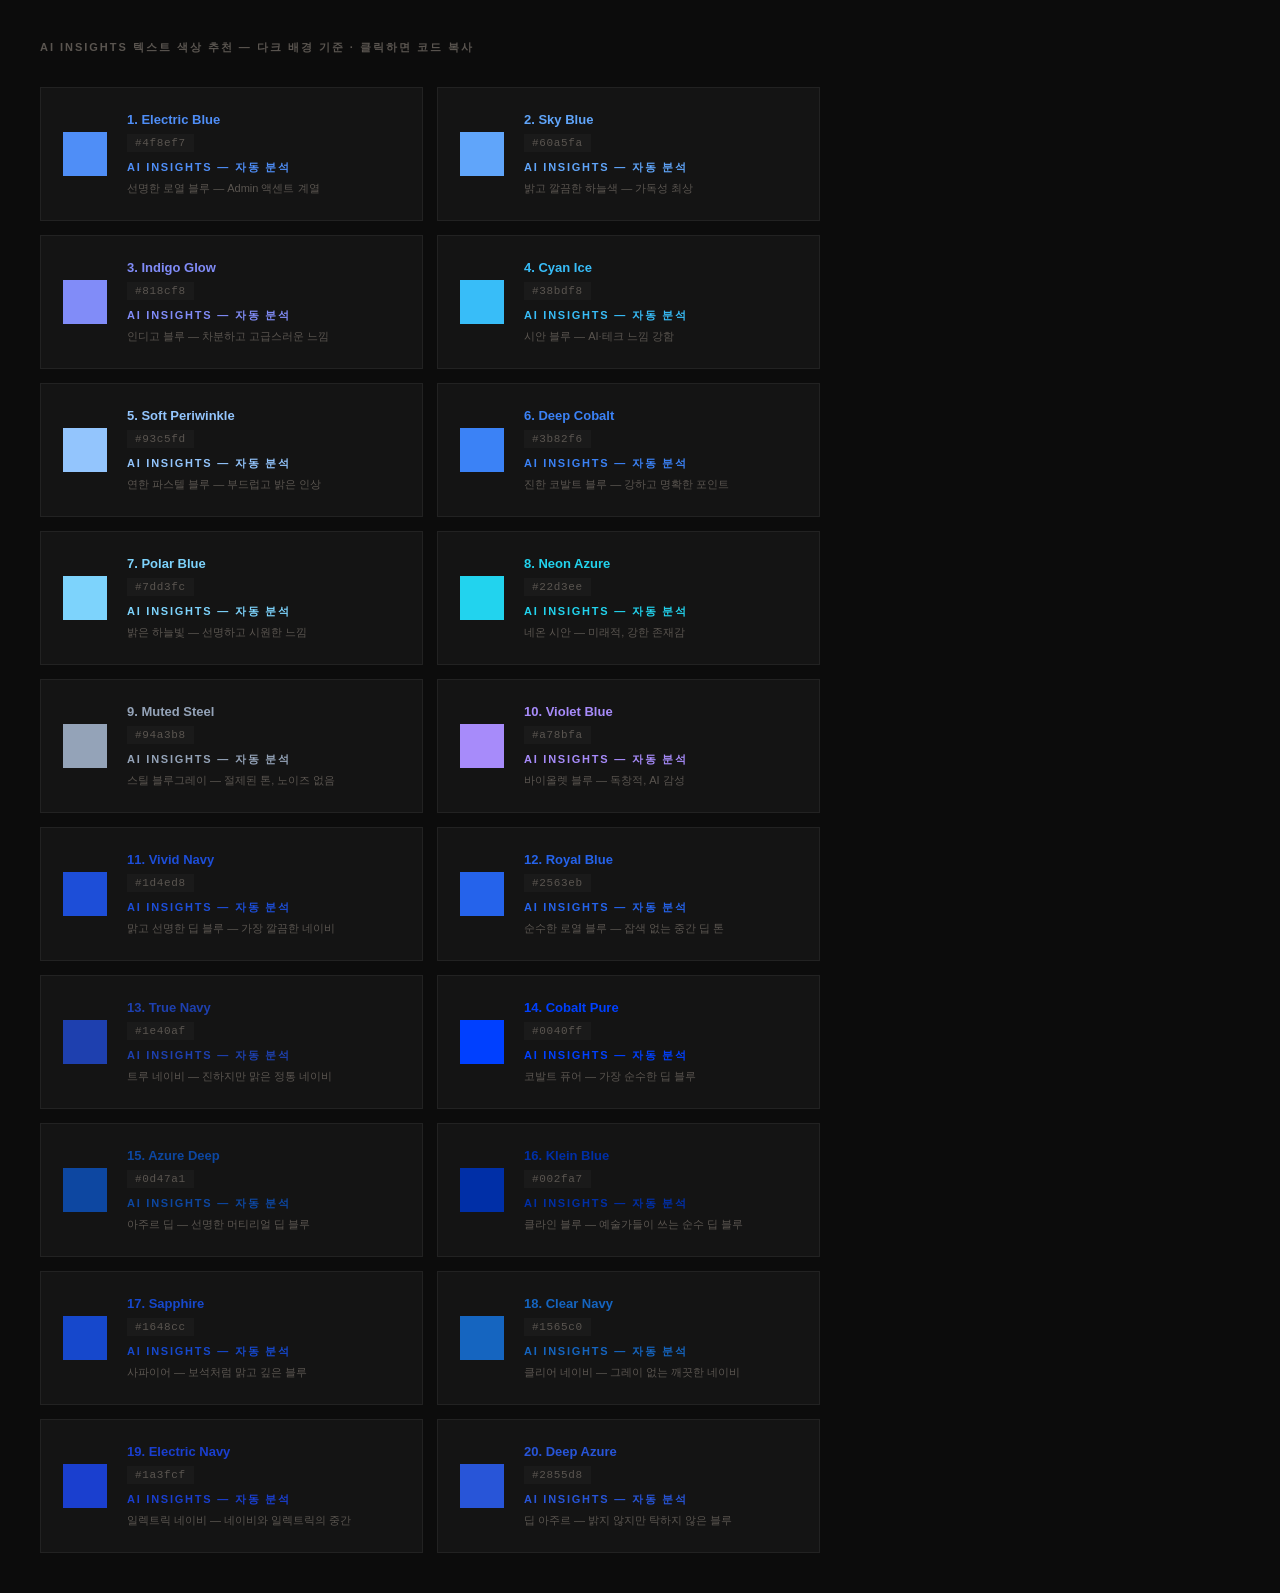
<file: templates/color-preview.html>
<!DOCTYPE html>
<html lang="ko">
<head>
<meta charset="UTF-8" />
<title>AI Insights 색상 추천</title>
<style>
* { box-sizing: border-box; margin: 0; padding: 0; }
body {
  background: #0c0c0c;
  font-family: 'DM Sans', -apple-system, sans-serif;
  padding: 40px;
  min-height: 100vh;
}
h1 { color: #5a5550; font-size: 11px; letter-spacing: 0.18em; text-transform: uppercase; margin-bottom: 32px; }
.grid { display: grid; grid-template-columns: repeat(2, 1fr); gap: 14px; max-width: 780px; }
.card {
  background: #141414;
  border: 1px solid rgba(255,255,255,0.06);
  padding: 24px 22px;
  display: flex; align-items: center; gap: 20px;
  cursor: pointer;
  transition: border-color .15s;
}
.card:hover { border-color: rgba(255,255,255,0.18); }
.swatch { width: 44px; height: 44px; flex-shrink: 0; }
.info { flex: 1; }
.label { font-size: 13px; font-weight: 600; margin-bottom: 5px; }
.code {
  font-family: 'DM Mono', monospace;
  font-size: 11px;
  color: #5a5550;
  background: #1a1a1a;
  padding: 3px 8px;
  display: inline-block;
  letter-spacing: 0.06em;
}
.preview {
  font-size: 11px;
  letter-spacing: 0.16em;
  font-weight: 700;
  margin-top: 8px;
  text-transform: uppercase;
}
.copy-msg {
  position: fixed; bottom: 24px; right: 24px;
  background: #222; color: #f2efea; font-size: 12px;
  padding: 10px 18px; border: 1px solid rgba(255,255,255,0.12);
  opacity: 0; transition: opacity .2s;
}
.copy-msg.show { opacity: 1; }
</style>
</head>
<body>

<h1>AI Insights 텍스트 색상 추천 — 다크 배경 기준 · 클릭하면 코드 복사</h1>

<div class="grid" id="grid"></div>
<div class="copy-msg" id="copy-msg"></div>

<script>
var colors = [
  { name: "Electric Blue",   hex: "#4f8ef7", desc: "선명한 로열 블루 — Admin 액센트 계열" },
  { name: "Sky Blue",        hex: "#60a5fa", desc: "밝고 깔끔한 하늘색 — 가독성 최상" },
  { name: "Indigo Glow",     hex: "#818cf8", desc: "인디고 블루 — 차분하고 고급스러운 느낌" },
  { name: "Cyan Ice",        hex: "#38bdf8", desc: "시안 블루 — AI·테크 느낌 강함" },
  { name: "Soft Periwinkle", hex: "#93c5fd", desc: "연한 파스텔 블루 — 부드럽고 밝은 인상" },
  { name: "Deep Cobalt",     hex: "#3b82f6", desc: "진한 코발트 블루 — 강하고 명확한 포인트" },
  { name: "Polar Blue",      hex: "#7dd3fc", desc: "밝은 하늘빛 — 선명하고 시원한 느낌" },
  { name: "Neon Azure",      hex: "#22d3ee", desc: "네온 시안 — 미래적, 강한 존재감" },
  { name: "Muted Steel",     hex: "#94a3b8", desc: "스틸 블루그레이 — 절제된 톤, 노이즈 없음" },
  { name: "Violet Blue",     hex: "#a78bfa", desc: "바이올렛 블루 — 독창적, AI 감성" },

  { name: "Vivid Navy",      hex: "#1d4ed8", desc: "맑고 선명한 딥 블루 — 가장 깔끔한 네이비" },
  { name: "Royal Blue",      hex: "#2563eb", desc: "순수한 로열 블루 — 잡색 없는 중간 딥 톤" },
  { name: "True Navy",       hex: "#1e40af", desc: "트루 네이비 — 진하지만 맑은 정통 네이비" },
  { name: "Cobalt Pure",     hex: "#0040ff", desc: "코발트 퓨어 — 가장 순수한 딥 블루" },
  { name: "Azure Deep",      hex: "#0d47a1", desc: "아주르 딥 — 선명한 머티리얼 딥 블루" },
  { name: "Klein Blue",      hex: "#002fa7", desc: "클라인 블루 — 예술가들이 쓰는 순수 딥 블루" },
  { name: "Sapphire",        hex: "#1648cc", desc: "사파이어 — 보석처럼 맑고 깊은 블루" },
  { name: "Clear Navy",      hex: "#1565c0", desc: "클리어 네이비 — 그레이 없는 깨끗한 네이비" },
  { name: "Electric Navy",   hex: "#1a3fcf", desc: "일렉트릭 네이비 — 네이비와 일렉트릭의 중간" },
  { name: "Deep Azure",      hex: "#2855d8", desc: "딥 아주르 — 밝지 않지만 탁하지 않은 블루" },
];

var grid = document.getElementById('grid');
grid.innerHTML = colors.map(function(c, i) {
  return '<div class="card" onclick="copyHex(\'' + c.hex + '\')">' +
    '<div class="swatch" style="background:' + c.hex + ';"></div>' +
    '<div class="info">' +
      '<div class="label" style="color:' + c.hex + '">' + (i+1) + '. ' + c.name + '</div>' +
      '<div class="code">' + c.hex + '</div>' +
      '<div class="preview" style="color:' + c.hex + '">AI Insights — 자동 분석</div>' +
      '<div style="font-size:11px;color:#5a5550;margin-top:6px;">' + c.desc + '</div>' +
    '</div>' +
  '</div>';
}).join('');

function copyHex(hex) {
  navigator.clipboard.writeText(hex).catch(function() {});
  var msg = document.getElementById('copy-msg');
  msg.textContent = hex + ' 복사됨';
  msg.classList.add('show');
  setTimeout(function() { msg.classList.remove('show'); }, 1500);
}
</script>
</body>
</html>
</file>
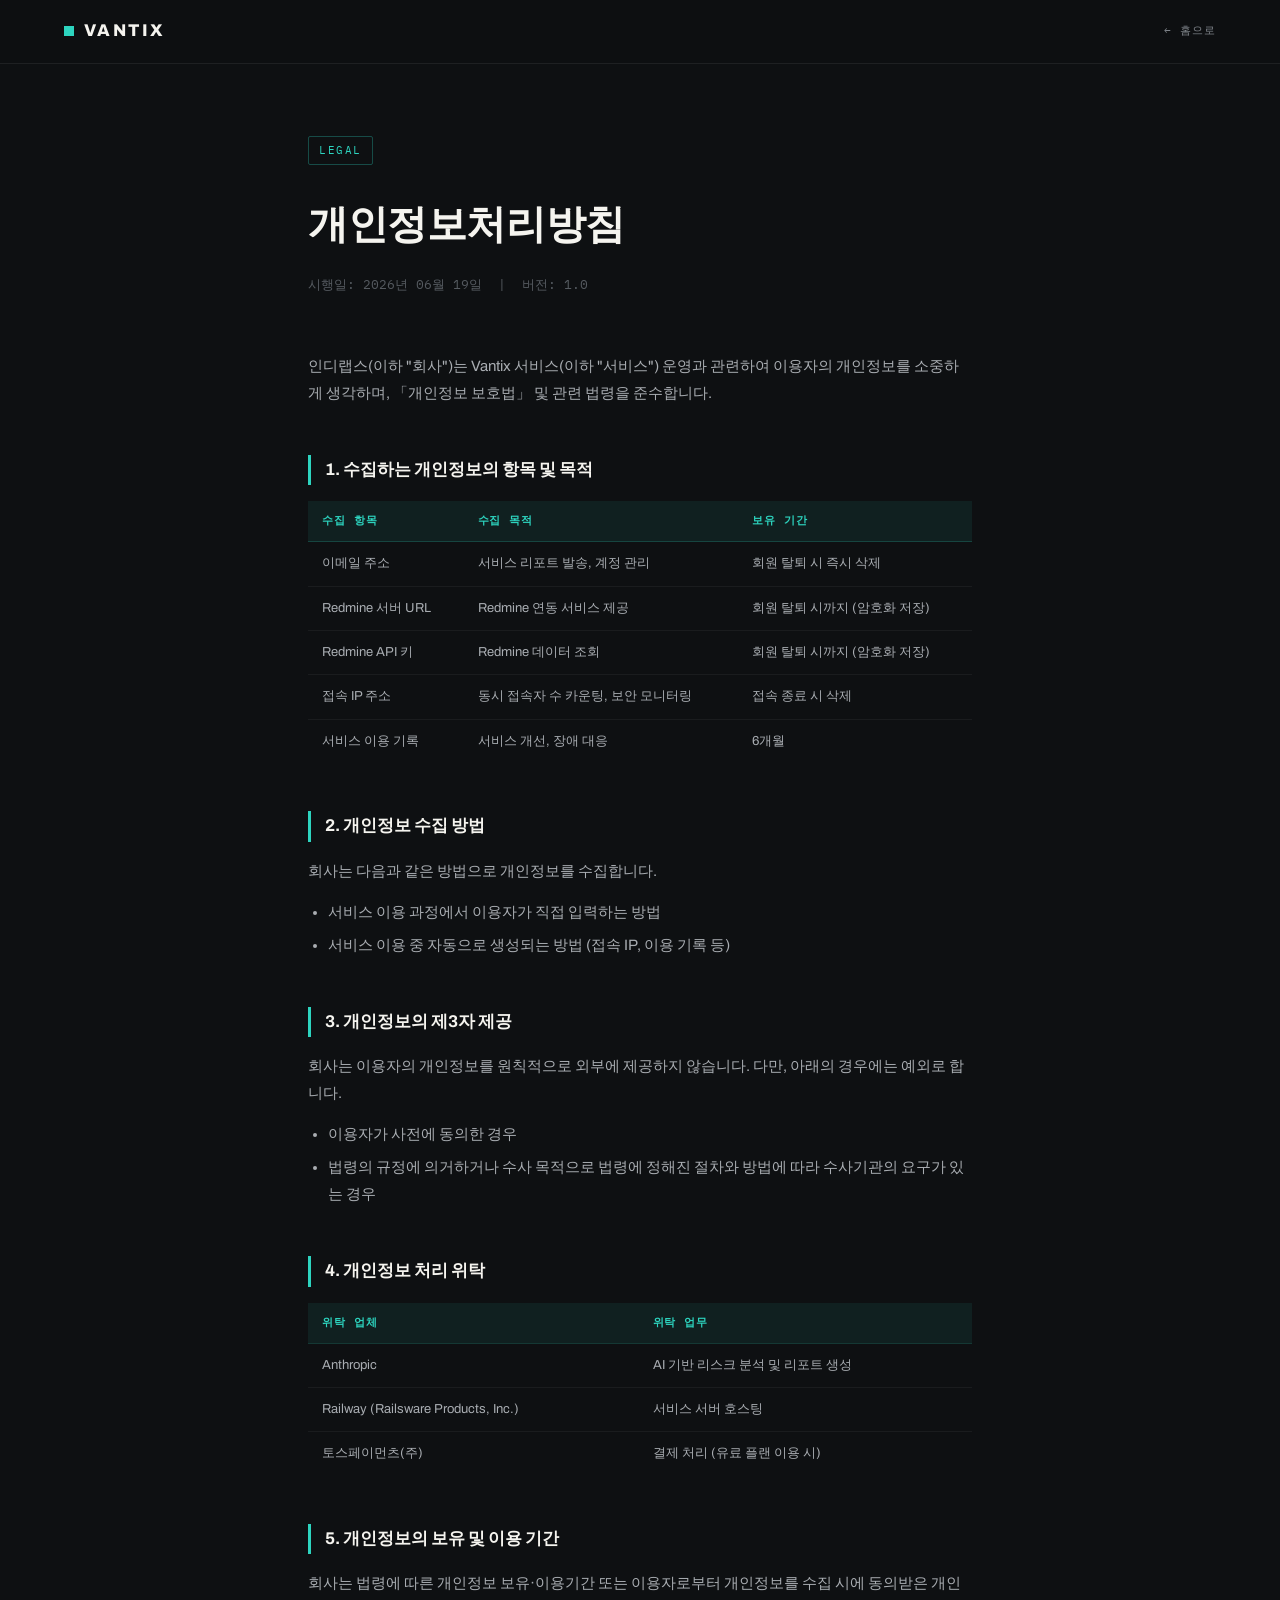
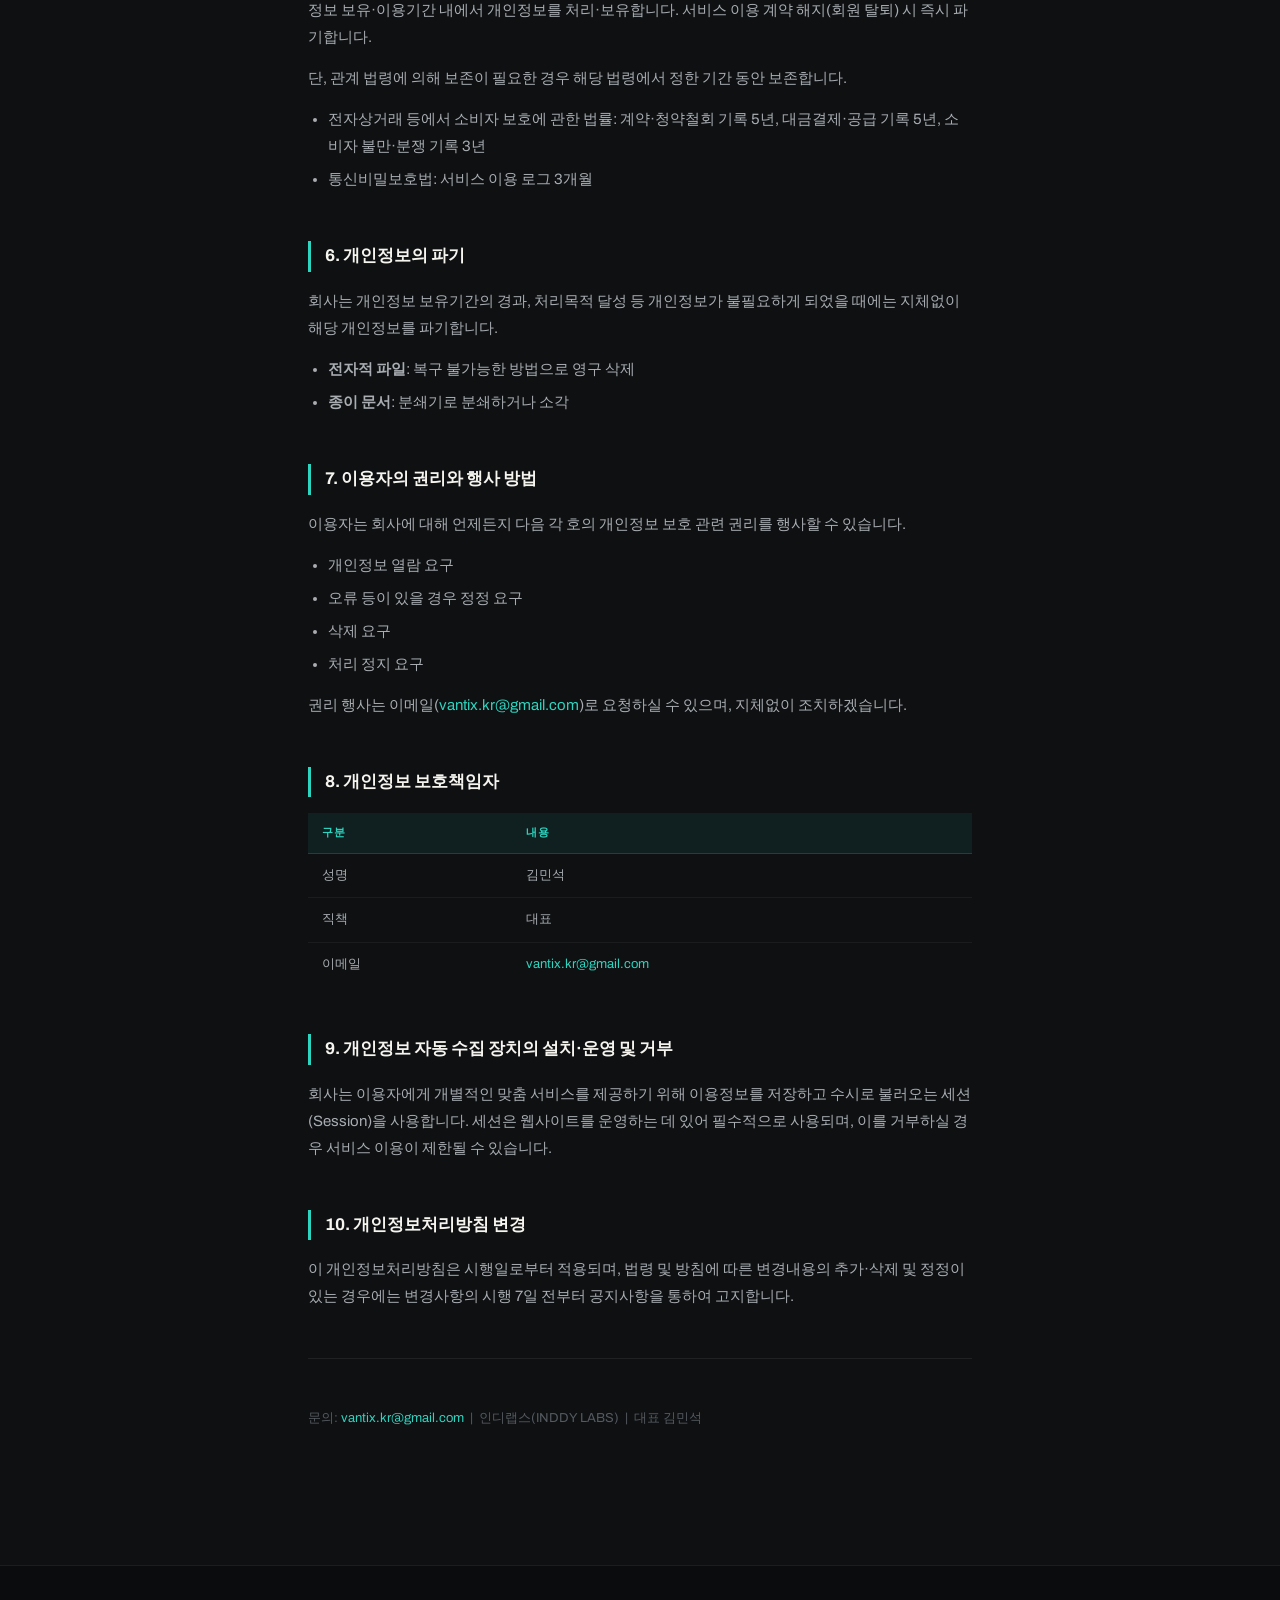
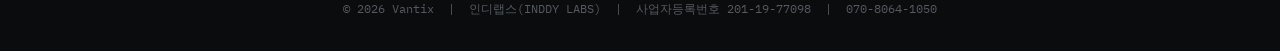
<file: templates/privacy.html>
<!DOCTYPE html>
<html lang="ko">
<head>
  <meta charset="UTF-8">
  <meta name="viewport" content="width=device-width, initial-scale=1.0">
  <title>개인정보처리방침 — Vantix</title>
  <link rel="preconnect" href="https://fonts.googleapis.com">
  <link href="https://fonts.googleapis.com/css2?family=Archivo:wght@400;600;800&family=IBM+Plex+Mono:wght@400;500&display=swap" rel="stylesheet">
  <style>
    *, *::before, *::after { box-sizing: border-box; margin: 0; padding: 0; }
    body { background: #0E1012; color: #D4D6DA; font-family: 'Archivo', sans-serif; font-size: 15px; line-height: 1.8; }
    a { color: #2DD4BF; text-decoration: none; }
    a:hover { text-decoration: underline; }

    .nav {
      position: sticky; top: 0; z-index: 100;
      background: rgba(14,16,18,.92); backdrop-filter: blur(12px);
      border-bottom: 1px solid rgba(255,255,255,.07);
      padding: 16px clamp(20px,5vw,80px);
      display: flex; align-items: center; justify-content: space-between;
    }
    .nav-logo { display: flex; align-items: center; gap: 10px; text-decoration: none; }
    .nav-logo-dot { width: 10px; height: 10px; background: #2DD4BF; }
    .nav-logo-text { font-family: 'Archivo', sans-serif; font-weight: 800; font-size: 17px; letter-spacing: .14em; color: #F5F4EF; }
    .nav-back { font-family: 'IBM Plex Mono', monospace; font-size: 11px; letter-spacing: .1em; color: #80858b; text-transform: uppercase; }
    .nav-back:hover { color: #2DD4BF; text-decoration: none; }

    .container { max-width: 760px; margin: 0 auto; padding: clamp(48px,8vh,80px) clamp(20px,5vw,48px) 120px; }

    .badge {
      display: inline-block;
      font-family: 'IBM Plex Mono', monospace; font-size: 11px; letter-spacing: .14em;
      text-transform: uppercase; color: #2DD4BF;
      border: 1px solid rgba(45,212,191,.3); border-radius: 2px;
      padding: 4px 10px; margin-bottom: 24px;
    }
    h1 { font-size: clamp(28px, 5vw, 40px); font-weight: 800; color: #F5F4EF; letter-spacing: -.01em; margin-bottom: 12px; }
    .meta { font-size: 13px; color: #555a60; font-family: 'IBM Plex Mono', monospace; margin-bottom: 56px; }

    h2 {
      font-size: 17px; font-weight: 700; color: #F5F4EF;
      margin: 48px 0 16px;
      padding-left: 14px;
      border-left: 3px solid #2DD4BF;
    }
    p { color: #A9ADB2; margin-bottom: 14px; }
    ul, ol { color: #A9ADB2; padding-left: 20px; margin-bottom: 14px; }
    li { margin-bottom: 6px; }

    table { width: 100%; border-collapse: collapse; margin: 16px 0 24px; font-size: 13px; }
    th { background: rgba(45,212,191,.08); color: #2DD4BF; font-family: 'IBM Plex Mono', monospace; font-size: 11px; letter-spacing: .08em; text-transform: uppercase; padding: 10px 14px; text-align: left; border-bottom: 1px solid rgba(45,212,191,.2); }
    td { padding: 10px 14px; color: #A9ADB2; border-bottom: 1px solid rgba(255,255,255,.05); vertical-align: top; }
    tr:last-child td { border-bottom: none; }

    .divider { border: none; border-top: 1px solid rgba(255,255,255,.07); margin: 48px 0; }

    footer { background: #0a0c0e; border-top: 1px solid rgba(255,255,255,.07); padding: 32px clamp(20px,5vw,80px); text-align: center; font-size: 12px; color: #555a60; font-family: 'IBM Plex Mono', monospace; }
  </style>
</head>
<body>

  <nav class="nav">
    <a href="/connect" class="nav-logo">
      <span class="nav-logo-dot"></span>
      <span class="nav-logo-text">VANTIX</span>
    </a>
    <a href="/connect" class="nav-back">← 홈으로</a>
  </nav>

  <div class="container">
    <div class="badge">Legal</div>
    <h1>개인정보처리방침</h1>
    <p class="meta">시행일: 2026년 06월 19일 &nbsp;|&nbsp; 버전: 1.0</p>

    <p>인디랩스(이하 "회사")는 Vantix 서비스(이하 "서비스") 운영과 관련하여 이용자의 개인정보를 소중하게 생각하며, 「개인정보 보호법」 및 관련 법령을 준수합니다.</p>

    <h2>1. 수집하는 개인정보의 항목 및 목적</h2>
    <table>
      <thead>
        <tr><th>수집 항목</th><th>수집 목적</th><th>보유 기간</th></tr>
      </thead>
      <tbody>
        <tr><td>이메일 주소</td><td>서비스 리포트 발송, 계정 관리</td><td>회원 탈퇴 시 즉시 삭제</td></tr>
        <tr><td>Redmine 서버 URL</td><td>Redmine 연동 서비스 제공</td><td>회원 탈퇴 시까지 (암호화 저장)</td></tr>
        <tr><td>Redmine API 키</td><td>Redmine 데이터 조회</td><td>회원 탈퇴 시까지 (암호화 저장)</td></tr>
        <tr><td>접속 IP 주소</td><td>동시 접속자 수 카운팅, 보안 모니터링</td><td>접속 종료 시 삭제</td></tr>
        <tr><td>서비스 이용 기록</td><td>서비스 개선, 장애 대응</td><td>6개월</td></tr>
      </tbody>
    </table>

    <h2>2. 개인정보 수집 방법</h2>
    <p>회사는 다음과 같은 방법으로 개인정보를 수집합니다.</p>
    <ul>
      <li>서비스 이용 과정에서 이용자가 직접 입력하는 방법</li>
      <li>서비스 이용 중 자동으로 생성되는 방법 (접속 IP, 이용 기록 등)</li>
    </ul>

    <h2>3. 개인정보의 제3자 제공</h2>
    <p>회사는 이용자의 개인정보를 원칙적으로 외부에 제공하지 않습니다. 다만, 아래의 경우에는 예외로 합니다.</p>
    <ul>
      <li>이용자가 사전에 동의한 경우</li>
      <li>법령의 규정에 의거하거나 수사 목적으로 법령에 정해진 절차와 방법에 따라 수사기관의 요구가 있는 경우</li>
    </ul>

    <h2>4. 개인정보 처리 위탁</h2>
    <table>
      <thead>
        <tr><th>위탁 업체</th><th>위탁 업무</th></tr>
      </thead>
      <tbody>
        <tr><td>Anthropic</td><td>AI 기반 리스크 분석 및 리포트 생성</td></tr>
        <tr><td>Railway (Railsware Products, Inc.)</td><td>서비스 서버 호스팅</td></tr>
        <tr><td>토스페이먼츠(주)</td><td>결제 처리 (유료 플랜 이용 시)</td></tr>
      </tbody>
    </table>

    <h2>5. 개인정보의 보유 및 이용 기간</h2>
    <p>회사는 법령에 따른 개인정보 보유·이용기간 또는 이용자로부터 개인정보를 수집 시에 동의받은 개인정보 보유·이용기간 내에서 개인정보를 처리·보유합니다. 서비스 이용 계약 해지(회원 탈퇴) 시 즉시 파기합니다.</p>
    <p>단, 관계 법령에 의해 보존이 필요한 경우 해당 법령에서 정한 기간 동안 보존합니다.</p>
    <ul>
      <li>전자상거래 등에서 소비자 보호에 관한 법률: 계약·청약철회 기록 5년, 대금결제·공급 기록 5년, 소비자 불만·분쟁 기록 3년</li>
      <li>통신비밀보호법: 서비스 이용 로그 3개월</li>
    </ul>

    <h2>6. 개인정보의 파기</h2>
    <p>회사는 개인정보 보유기간의 경과, 처리목적 달성 등 개인정보가 불필요하게 되었을 때에는 지체없이 해당 개인정보를 파기합니다.</p>
    <ul>
      <li><strong>전자적 파일</strong>: 복구 불가능한 방법으로 영구 삭제</li>
      <li><strong>종이 문서</strong>: 분쇄기로 분쇄하거나 소각</li>
    </ul>

    <h2>7. 이용자의 권리와 행사 방법</h2>
    <p>이용자는 회사에 대해 언제든지 다음 각 호의 개인정보 보호 관련 권리를 행사할 수 있습니다.</p>
    <ul>
      <li>개인정보 열람 요구</li>
      <li>오류 등이 있을 경우 정정 요구</li>
      <li>삭제 요구</li>
      <li>처리 정지 요구</li>
    </ul>
    <p>권리 행사는 이메일(<a href="mailto:vantix.kr@gmail.com">vantix.kr@gmail.com</a>)로 요청하실 수 있으며, 지체없이 조치하겠습니다.</p>

    <h2>8. 개인정보 보호책임자</h2>
    <table>
      <thead>
        <tr><th>구분</th><th>내용</th></tr>
      </thead>
      <tbody>
        <tr><td>성명</td><td>김민석</td></tr>
        <tr><td>직책</td><td>대표</td></tr>
        <tr><td>이메일</td><td><a href="mailto:vantix.kr@gmail.com">vantix.kr@gmail.com</a></td></tr>
      </tbody>
    </table>

    <h2>9. 개인정보 자동 수집 장치의 설치·운영 및 거부</h2>
    <p>회사는 이용자에게 개별적인 맞춤 서비스를 제공하기 위해 이용정보를 저장하고 수시로 불러오는 세션(Session)을 사용합니다. 세션은 웹사이트를 운영하는 데 있어 필수적으로 사용되며, 이를 거부하실 경우 서비스 이용이 제한될 수 있습니다.</p>

    <h2>10. 개인정보처리방침 변경</h2>
    <p>이 개인정보처리방침은 시행일로부터 적용되며, 법령 및 방침에 따른 변경내용의 추가·삭제 및 정정이 있는 경우에는 변경사항의 시행 7일 전부터 공지사항을 통하여 고지합니다.</p>

    <hr class="divider">
    <p style="font-size:13px; color:#555a60;">문의: <a href="mailto:vantix.kr@gmail.com">vantix.kr@gmail.com</a> &nbsp;|&nbsp; 인디랩스(INDDY LABS) &nbsp;|&nbsp; 대표 김민석</p>
  </div>

  <footer>
    © 2026 Vantix &nbsp;|&nbsp; 인디랩스(INDDY LABS) &nbsp;|&nbsp; 사업자등록번호 201-19-77098 &nbsp;|&nbsp; 070-8064-1050
  </footer>

</body>
</html>
</file>
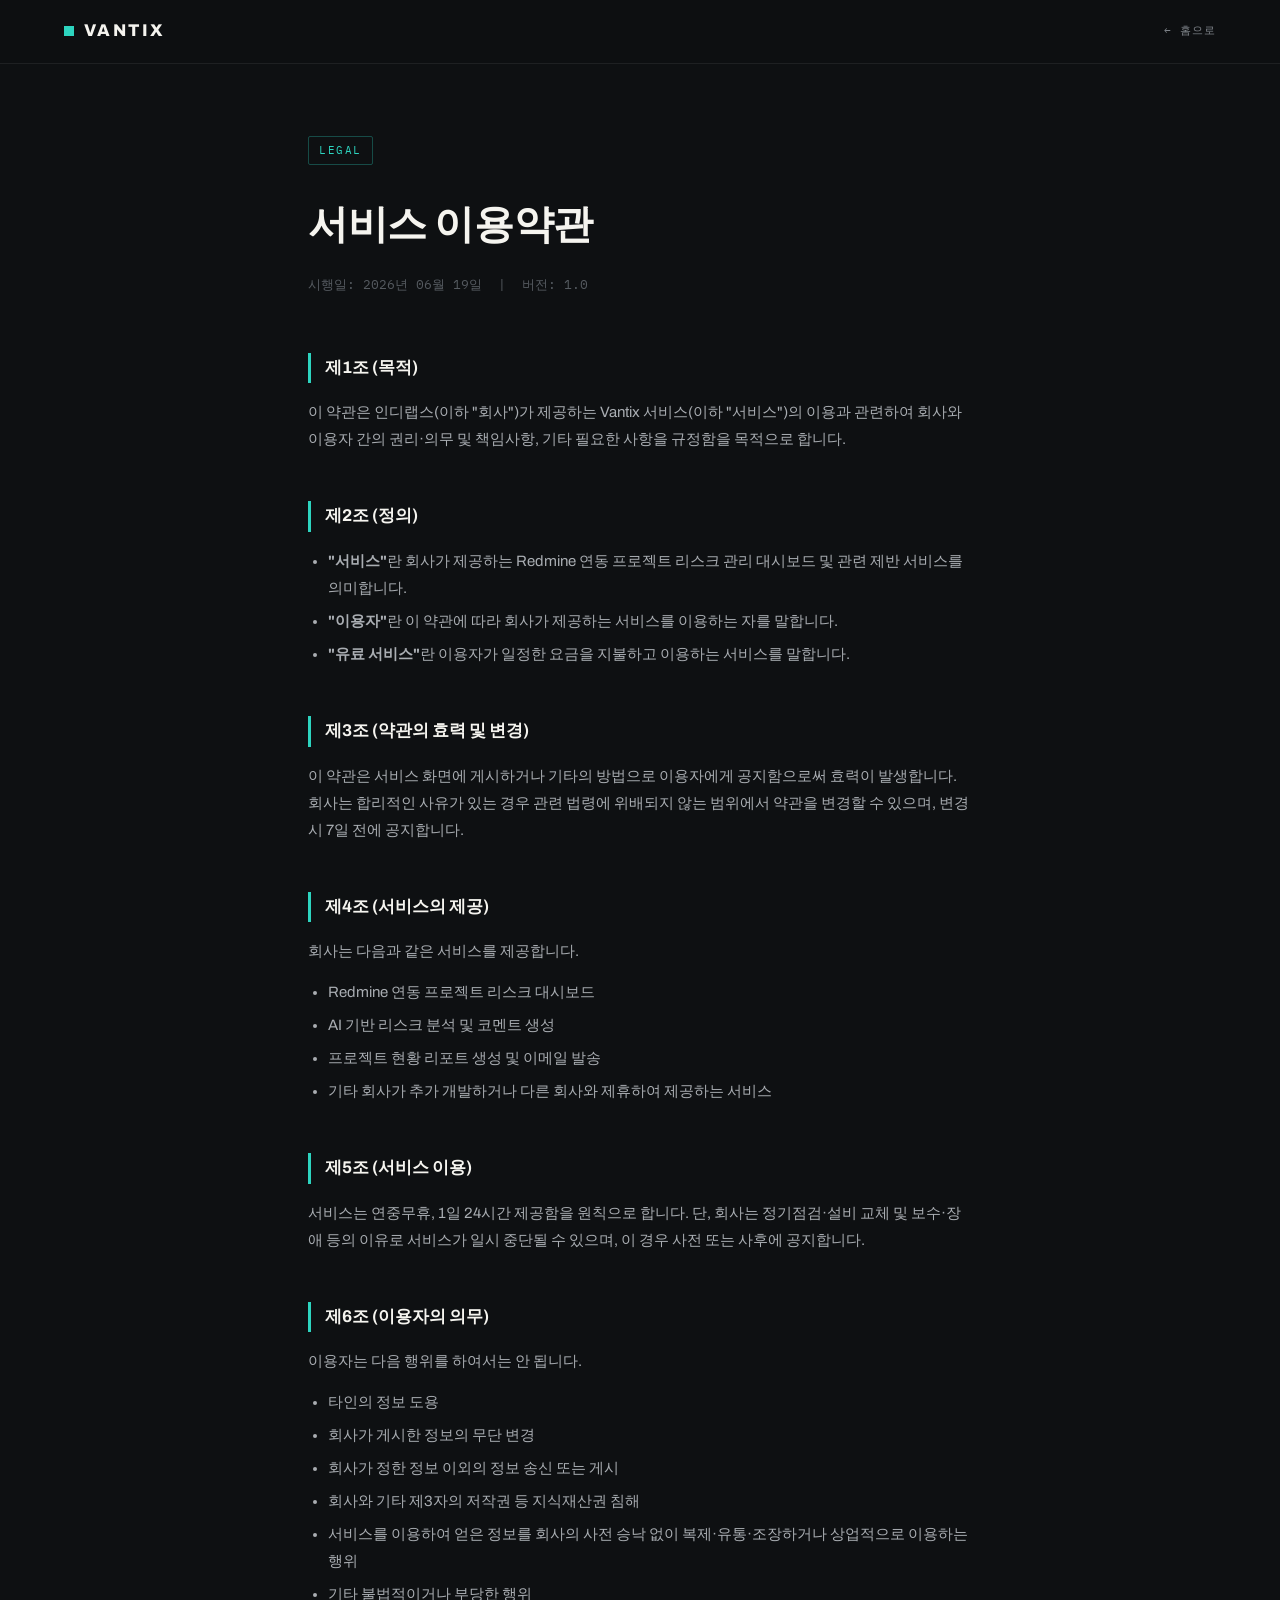
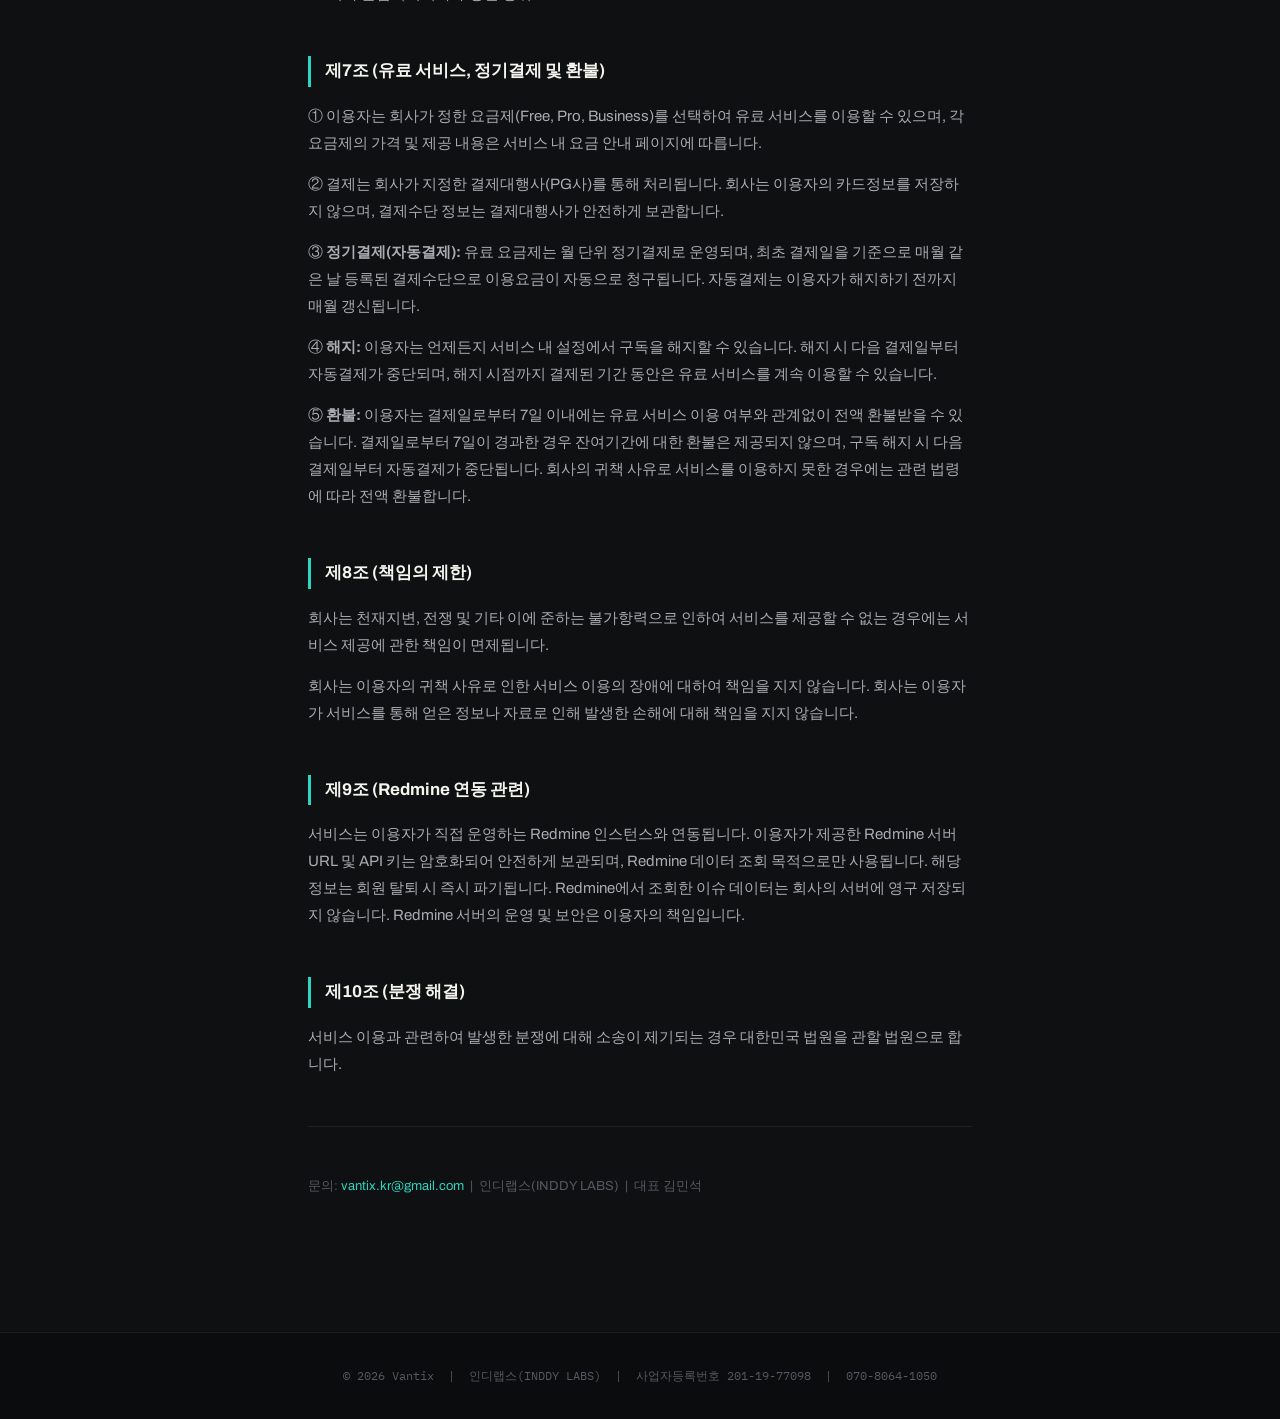
<file: templates/terms.html>
<!DOCTYPE html>
<html lang="ko">
<head>
  <meta charset="UTF-8">
  <meta name="viewport" content="width=device-width, initial-scale=1.0">
  <title>서비스 이용약관 — Vantix</title>
  <link rel="preconnect" href="https://fonts.googleapis.com">
  <link href="https://fonts.googleapis.com/css2?family=Archivo:wght@400;600;800&family=IBM+Plex+Mono:wght@400;500&display=swap" rel="stylesheet">
  <style>
    *, *::before, *::after { box-sizing: border-box; margin: 0; padding: 0; }
    body { background: #0E1012; color: #D4D6DA; font-family: 'Archivo', sans-serif; font-size: 15px; line-height: 1.8; }
    a { color: #2DD4BF; text-decoration: none; }
    a:hover { text-decoration: underline; }

    .nav {
      position: sticky; top: 0; z-index: 100;
      background: rgba(14,16,18,.92); backdrop-filter: blur(12px);
      border-bottom: 1px solid rgba(255,255,255,.07);
      padding: 16px clamp(20px,5vw,80px);
      display: flex; align-items: center; justify-content: space-between;
    }
    .nav-logo { display: flex; align-items: center; gap: 10px; text-decoration: none; }
    .nav-logo-dot { width: 10px; height: 10px; background: #2DD4BF; }
    .nav-logo-text { font-family: 'Archivo', sans-serif; font-weight: 800; font-size: 17px; letter-spacing: .14em; color: #F5F4EF; }
    .nav-back { font-family: 'IBM Plex Mono', monospace; font-size: 11px; letter-spacing: .1em; color: #80858b; text-transform: uppercase; }
    .nav-back:hover { color: #2DD4BF; text-decoration: none; }

    .container { max-width: 760px; margin: 0 auto; padding: clamp(48px,8vh,80px) clamp(20px,5vw,48px) 120px; }

    .badge {
      display: inline-block;
      font-family: 'IBM Plex Mono', monospace; font-size: 11px; letter-spacing: .14em;
      text-transform: uppercase; color: #2DD4BF;
      border: 1px solid rgba(45,212,191,.3); border-radius: 2px;
      padding: 4px 10px; margin-bottom: 24px;
    }
    h1 { font-size: clamp(28px, 5vw, 40px); font-weight: 800; color: #F5F4EF; letter-spacing: -.01em; margin-bottom: 12px; }
    .meta { font-size: 13px; color: #555a60; font-family: 'IBM Plex Mono', monospace; margin-bottom: 56px; }

    h2 {
      font-size: 17px; font-weight: 700; color: #F5F4EF;
      margin: 48px 0 16px;
      padding-left: 14px;
      border-left: 3px solid #2DD4BF;
    }
    p { color: #A9ADB2; margin-bottom: 14px; }
    ul, ol { color: #A9ADB2; padding-left: 20px; margin-bottom: 14px; }
    li { margin-bottom: 6px; }

    .divider { border: none; border-top: 1px solid rgba(255,255,255,.07); margin: 48px 0; }

    footer { background: #0a0c0e; border-top: 1px solid rgba(255,255,255,.07); padding: 32px clamp(20px,5vw,80px); text-align: center; font-size: 12px; color: #555a60; font-family: 'IBM Plex Mono', monospace; }
  </style>
</head>
<body>

  <nav class="nav">
    <a href="/connect" class="nav-logo">
      <span class="nav-logo-dot"></span>
      <span class="nav-logo-text">VANTIX</span>
    </a>
    <a href="/connect" class="nav-back">← 홈으로</a>
  </nav>

  <div class="container">
    <div class="badge">Legal</div>
    <h1>서비스 이용약관</h1>
    <p class="meta">시행일: 2026년 06월 19일 &nbsp;|&nbsp; 버전: 1.0</p>

    <h2>제1조 (목적)</h2>
    <p>이 약관은 인디랩스(이하 "회사")가 제공하는 Vantix 서비스(이하 "서비스")의 이용과 관련하여 회사와 이용자 간의 권리·의무 및 책임사항, 기타 필요한 사항을 규정함을 목적으로 합니다.</p>

    <h2>제2조 (정의)</h2>
    <ul>
      <li><strong>"서비스"</strong>란 회사가 제공하는 Redmine 연동 프로젝트 리스크 관리 대시보드 및 관련 제반 서비스를 의미합니다.</li>
      <li><strong>"이용자"</strong>란 이 약관에 따라 회사가 제공하는 서비스를 이용하는 자를 말합니다.</li>
      <li><strong>"유료 서비스"</strong>란 이용자가 일정한 요금을 지불하고 이용하는 서비스를 말합니다.</li>
    </ul>

    <h2>제3조 (약관의 효력 및 변경)</h2>
    <p>이 약관은 서비스 화면에 게시하거나 기타의 방법으로 이용자에게 공지함으로써 효력이 발생합니다. 회사는 합리적인 사유가 있는 경우 관련 법령에 위배되지 않는 범위에서 약관을 변경할 수 있으며, 변경 시 7일 전에 공지합니다.</p>

    <h2>제4조 (서비스의 제공)</h2>
    <p>회사는 다음과 같은 서비스를 제공합니다.</p>
    <ul>
      <li>Redmine 연동 프로젝트 리스크 대시보드</li>
      <li>AI 기반 리스크 분석 및 코멘트 생성</li>
      <li>프로젝트 현황 리포트 생성 및 이메일 발송</li>
      <li>기타 회사가 추가 개발하거나 다른 회사와 제휴하여 제공하는 서비스</li>
    </ul>

    <h2>제5조 (서비스 이용)</h2>
    <p>서비스는 연중무휴, 1일 24시간 제공함을 원칙으로 합니다. 단, 회사는 정기점검·설비 교체 및 보수·장애 등의 이유로 서비스가 일시 중단될 수 있으며, 이 경우 사전 또는 사후에 공지합니다.</p>

    <h2>제6조 (이용자의 의무)</h2>
    <p>이용자는 다음 행위를 하여서는 안 됩니다.</p>
    <ul>
      <li>타인의 정보 도용</li>
      <li>회사가 게시한 정보의 무단 변경</li>
      <li>회사가 정한 정보 이외의 정보 송신 또는 게시</li>
      <li>회사와 기타 제3자의 저작권 등 지식재산권 침해</li>
      <li>서비스를 이용하여 얻은 정보를 회사의 사전 승낙 없이 복제·유통·조장하거나 상업적으로 이용하는 행위</li>
      <li>기타 불법적이거나 부당한 행위</li>
    </ul>

    <h2>제7조 (유료 서비스, 정기결제 및 환불)</h2>
    <p>① 이용자는 회사가 정한 요금제(Free, Pro, Business)를 선택하여 유료 서비스를 이용할 수 있으며, 각 요금제의 가격 및 제공 내용은 서비스 내 요금 안내 페이지에 따릅니다.</p>
    <p>② 결제는 회사가 지정한 결제대행사(PG사)를 통해 처리됩니다. 회사는 이용자의 카드정보를 저장하지 않으며, 결제수단 정보는 결제대행사가 안전하게 보관합니다.</p>
    <p>③ <strong>정기결제(자동결제):</strong> 유료 요금제는 월 단위 정기결제로 운영되며, 최초 결제일을 기준으로 매월 같은 날 등록된 결제수단으로 이용요금이 자동으로 청구됩니다. 자동결제는 이용자가 해지하기 전까지 매월 갱신됩니다.</p>
    <p>④ <strong>해지:</strong> 이용자는 언제든지 서비스 내 설정에서 구독을 해지할 수 있습니다. 해지 시 다음 결제일부터 자동결제가 중단되며, 해지 시점까지 결제된 기간 동안은 유료 서비스를 계속 이용할 수 있습니다.</p>
    <p>⑤ <strong>환불:</strong> 이용자는 결제일로부터 7일 이내에는 유료 서비스 이용 여부와 관계없이 전액 환불받을 수 있습니다. 결제일로부터 7일이 경과한 경우 잔여기간에 대한 환불은 제공되지 않으며, 구독 해지 시 다음 결제일부터 자동결제가 중단됩니다. 회사의 귀책 사유로 서비스를 이용하지 못한 경우에는 관련 법령에 따라 전액 환불합니다.</p>

    <h2>제8조 (책임의 제한)</h2>
    <p>회사는 천재지변, 전쟁 및 기타 이에 준하는 불가항력으로 인하여 서비스를 제공할 수 없는 경우에는 서비스 제공에 관한 책임이 면제됩니다.</p>
    <p>회사는 이용자의 귀책 사유로 인한 서비스 이용의 장애에 대하여 책임을 지지 않습니다. 회사는 이용자가 서비스를 통해 얻은 정보나 자료로 인해 발생한 손해에 대해 책임을 지지 않습니다.</p>

    <h2>제9조 (Redmine 연동 관련)</h2>
    <p>서비스는 이용자가 직접 운영하는 Redmine 인스턴스와 연동됩니다. 이용자가 제공한 Redmine 서버 URL 및 API 키는 암호화되어 안전하게 보관되며, Redmine 데이터 조회 목적으로만 사용됩니다. 해당 정보는 회원 탈퇴 시 즉시 파기됩니다. Redmine에서 조회한 이슈 데이터는 회사의 서버에 영구 저장되지 않습니다. Redmine 서버의 운영 및 보안은 이용자의 책임입니다.</p>

    <h2>제10조 (분쟁 해결)</h2>
    <p>서비스 이용과 관련하여 발생한 분쟁에 대해 소송이 제기되는 경우 대한민국 법원을 관할 법원으로 합니다.</p>

    <hr class="divider">
    <p style="font-size:13px; color:#555a60;">문의: <a href="mailto:vantix.kr@gmail.com">vantix.kr@gmail.com</a> &nbsp;|&nbsp; 인디랩스(INDDY LABS) &nbsp;|&nbsp; 대표 김민석</p>
  </div>

  <footer>
    © 2026 Vantix &nbsp;|&nbsp; 인디랩스(INDDY LABS) &nbsp;|&nbsp; 사업자등록번호 201-19-77098 &nbsp;|&nbsp; 070-8064-1050
  </footer>

</body>
</html>
</file>
